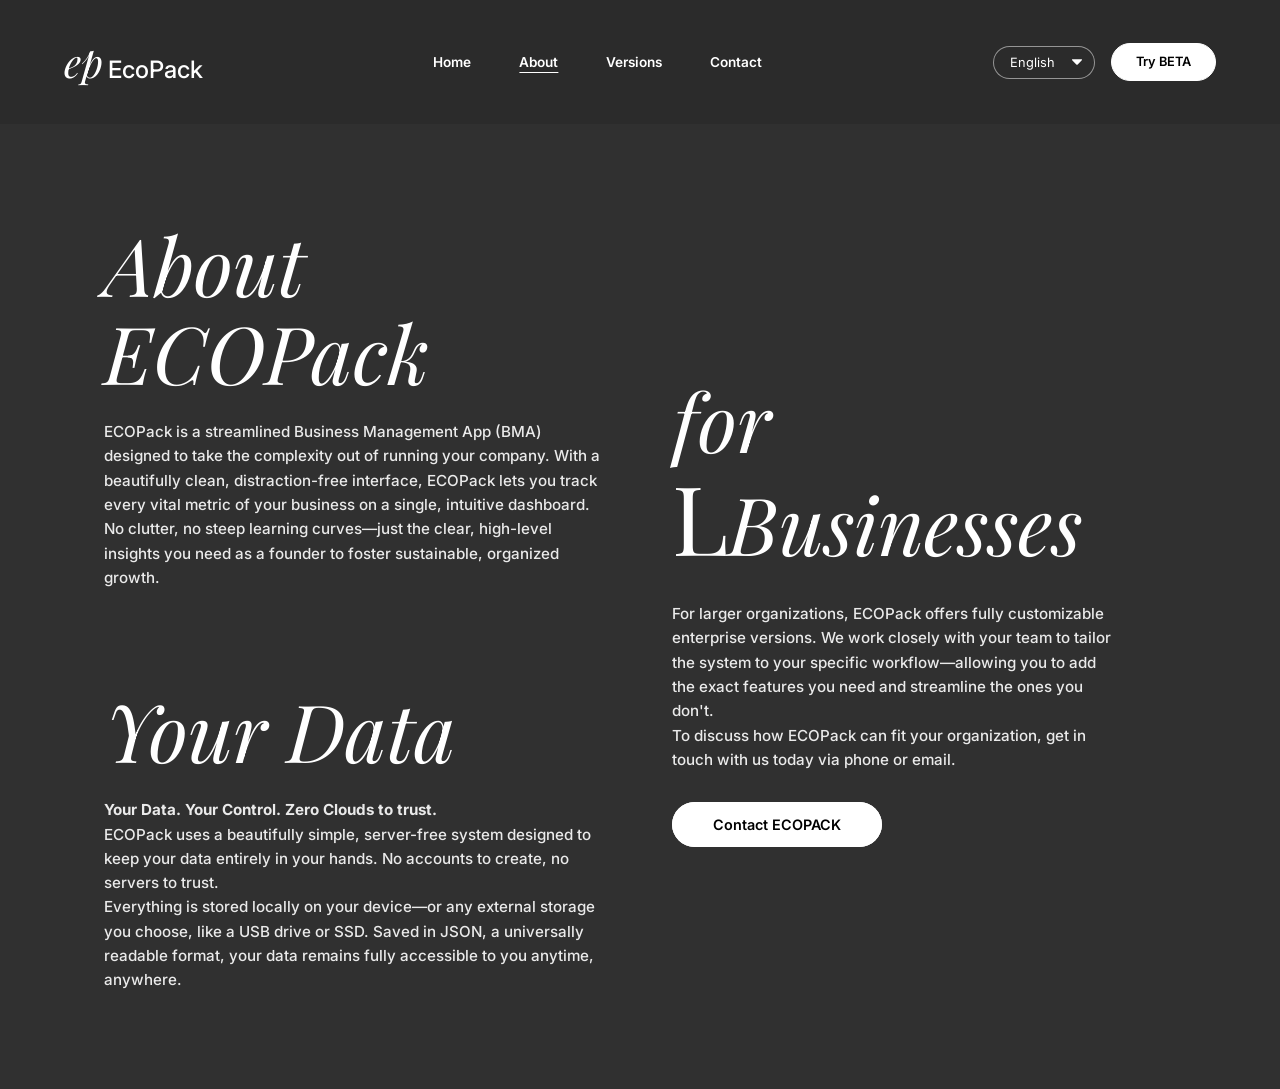
<file: about.html>
<!DOCTYPE html>
<html lang="en">
<head>
    <meta charset="UTF-8">
    <meta name="viewport" content="width=device-width, initial-scale=1.0">
    <title>ECOPACK - About</title>
    <meta name="description" content="Learn about ECOPack, a streamlined Business Management App designed for founders and businesses.">
    <link rel="icon" type="image/svg+xml" href="assets/icons/ecopackico.svg">
    <link rel="preconnect" href="https://fonts.googleapis.com">
    <link rel="preconnect" href="https://fonts.gstatic.com" crossorigin>
    <link href="https://fonts.googleapis.com/css2?family=Amiri:ital,wght@0,400;0,700;1,400;1,700&family=Cairo:wght@400;600;700&family=Inter:wght@400;500;600;700&family=Playfair+Display:ital,wght@0,400;0,700;1,400;1,600&display=swap" rel="stylesheet">
    <link rel="stylesheet" href="assets/css/style.css">
</head>
<body class="page-about">

    <!-- Navbar -->
    <nav class="page-navbar hero-stagger">
        <div class="footer-logo">
            <span class="logo-ep">ep</span><span class="logo-ecopack">EcoPack</span>
        </div>
        <div class="footer-nav">
            <a href="index.html" data-route="home" data-i18n="nav_home">Home</a>
            <a href="about.html" class="active" data-route="about" data-i18n="nav_about">About</a>
            <a href="versions.html" data-route="versions" data-i18n="nav_versions">Versions</a>
            <a href="contact.html" data-route="contact" data-i18n="nav_contact">Contact</a>
        </div>
        <div class="site-header-actions">
            <select id="lang-select" class="lang-switcher">
                <option value="en">English</option>
                <option value="fr">Français</option>
                <option value="es">Español</option>
                <option value="ar">العربية</option>
            </select>
            <a href="https://ecopack-bmas.vercel.app/" target="_blank" rel="noopener noreferrer" class="btn btn-footer-filled" style="padding: 0.5rem 1.5rem; font-size: 0.8rem;" data-i18n="btn_try_beta">Try BETA</a>
        </div>
    </nav>

    <!-- Page Content -->
    <div class="page-content">
        <section class="new-about-section page-shell">
            <div class="new-about-left">
                <div class="new-about-block">
                    <h2 class="animate-slide-left anim-d-1" data-i18n="page_about_h1"><i>About</i><br><i>ECOPack</i></h2>
                    <p class="animate-fade-up anim-d-2" data-i18n="page_about_desc">ECOPack is a streamlined Business Management App (BMA) designed to take the complexity out of running your company. With a beautifully clean, distraction-free interface, ECOPack lets you track every vital metric of your business on a single, intuitive dashboard.<br>No clutter, no steep learning curves—just the clear, high-level insights you need as a founder to foster sustainable, organized growth.</p>
                </div>
                <div class="new-about-block">
                    <h2 class="animate-slide-left anim-d-3" data-i18n="page_about_data_h"><i>Your Data</i></h2>
                    <p class="animate-fade-up anim-d-4" data-i18n="page_about_data_desc"><strong>Your Data. Your Control. Zero Clouds to trust.</strong><br>ECOPack uses a beautifully simple, server-free system designed to keep your data entirely in your hands. No accounts to create, no servers to trust.<br>Everything is stored locally on your device—or any external storage you choose, like a USB drive or SSD. Saved in JSON, a universally readable format, your data remains fully accessible to you anytime, anywhere.</p>
                </div>
            </div>
            <div class="new-about-right">
                <h2 class="animate-slide-right anim-d-2" data-i18n="page_about_biz_h"><i>for </i><span class="large-letter">L</span><i>Businesses</i></h2>
                <p class="animate-fade-up anim-d-3" data-i18n="page_about_biz_desc">For larger organizations, ECOPack offers fully customizable enterprise versions. We work closely with your team to tailor the system to your specific workflow—allowing you to add the exact features you need and streamline the ones you don't.<br>To discuss how ECOPack can fit your organization, get in touch with us today via phone or email.</p>
                <div class="animate-fade-up anim-d-4">
                    <a href="contact.html" class="btn btn-footer-filled" data-route="contact" data-i18n="btn_contact_ecopack">Contact ECOPACK</a>
                </div>
            </div>
        </section>
    </div>

    <script src="assets/js/script.js"></script>
</body>
</html>
</file>
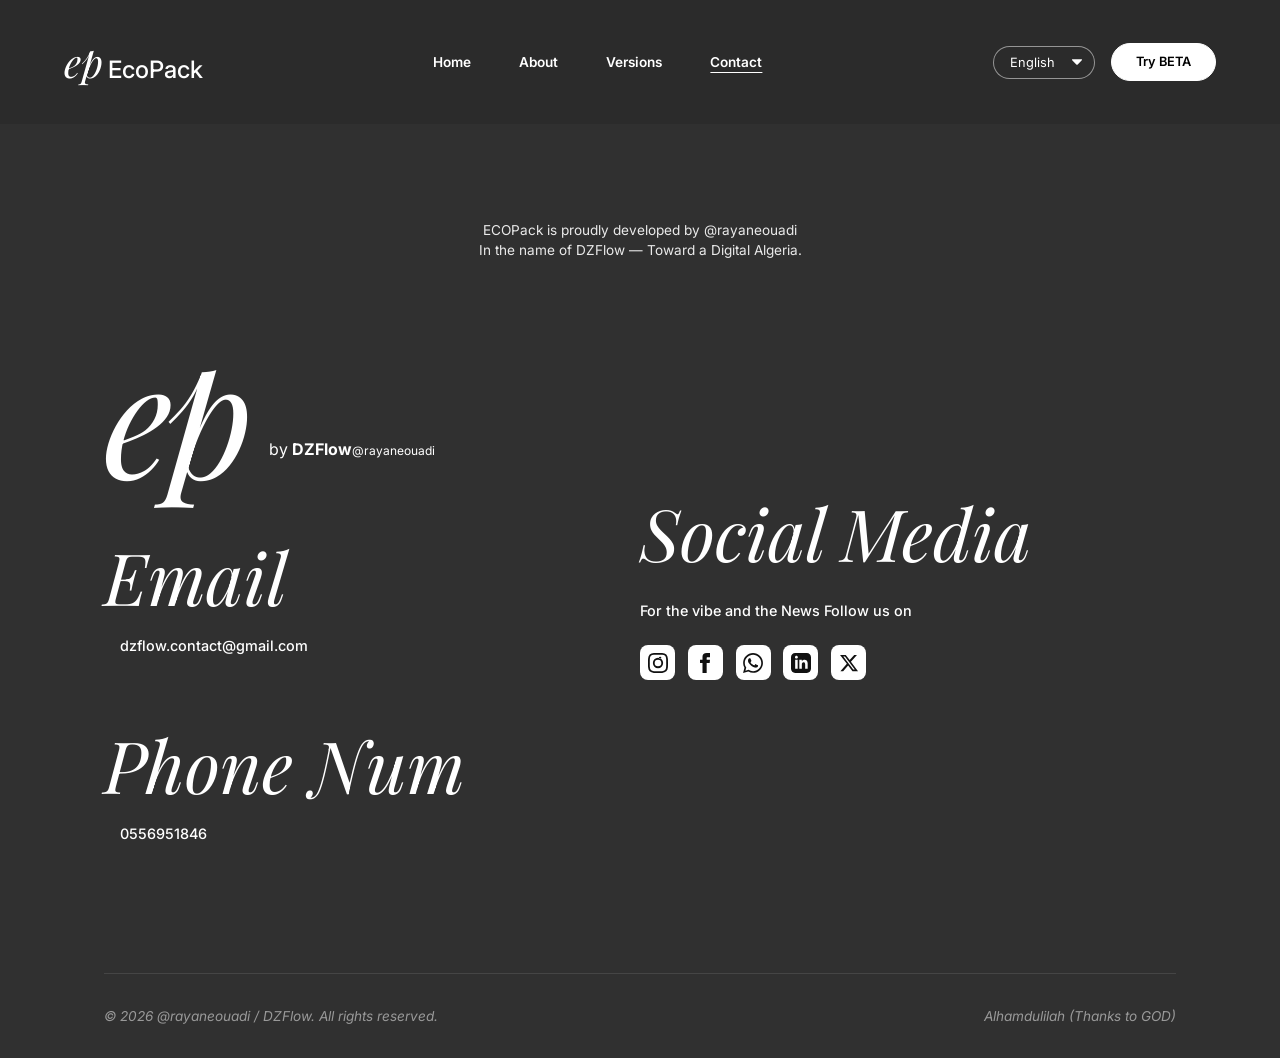
<file: contact.html>
<!DOCTYPE html>
<html lang="en">
<head>
    <meta charset="UTF-8">
    <meta name="viewport" content="width=device-width, initial-scale=1.0">
    <title>ECOPACK - Contact</title>
    <meta name="description" content="Get in touch with the ECOPack team via email, phone, or social media.">
    <link rel="icon" type="image/svg+xml" href="assets/icons/ecopackico.svg">
    <link rel="preconnect" href="https://fonts.googleapis.com">
    <link rel="preconnect" href="https://fonts.gstatic.com" crossorigin>
    <link href="https://fonts.googleapis.com/css2?family=Amiri:ital,wght@0,400;0,700;1,400;1,700&family=Cairo:wght@400;600;700&family=Inter:wght@400;500;600;700&family=Playfair+Display:ital,wght@0,400;0,700;1,400;1,600&display=swap" rel="stylesheet">
    <link rel="stylesheet" href="assets/css/style.css">
</head>
<body class="page-contact">

    <!-- Navbar -->
    <nav class="page-navbar hero-stagger">
        <div class="footer-logo">
            <span class="logo-ep">ep</span><span class="logo-ecopack">EcoPack</span>
        </div>
        <div class="footer-nav">
            <a href="index.html" data-route="home" data-i18n="nav_home">Home</a>
            <a href="about.html" data-route="about" data-i18n="nav_about">About</a>
            <a href="versions.html" data-route="versions" data-i18n="nav_versions">Versions</a>
            <a href="contact.html" class="active" data-route="contact" data-i18n="nav_contact">Contact</a>
        </div>
        <div class="site-header-actions">
            <select id="lang-select" class="lang-switcher">
                <option value="en">English</option>
                <option value="fr">Français</option>
                <option value="es">Español</option>
                <option value="ar">العربية</option>
            </select>
            <a href="https://ecopack-bmas.vercel.app/" target="_blank" rel="noopener noreferrer" class="btn btn-footer-filled" style="padding: 0.5rem 1.5rem; font-size: 0.8rem;" data-i18n="btn_try_beta">Try BETA</a>
        </div>
    </nav>

    <!-- Page Content -->
    <div class="page-content">
        <section class="new-footer-section page-shell">
            <div class="footer-top-credit animate-fade-up anim-d-1" data-i18n="page_contact_credit">
                ECOPack is proudly developed by @rayaneouadi<br>
                In the name of DZFlow — Toward a Digital Algeria.
            </div>
            <div class="footer-columns">
                <div class="footer-col-left">
                    <div class="footer-big-logo animate-slide-left anim-d-2">
                        <div class="logo-text">ep</div>
                        <div class="logo-subtext">by <strong>DZFlow</strong><span style="font-size:0.75rem;">@rayaneouadi</span></div>
                    </div>

                    <div class="contact-block animate-fade-up anim-d-3">
                        <h3 data-i18n="contact_email_h"><i>Email</i></h3>
                        <p>dzflow.contact@gmail.com</p>
                    </div>

                    <div class="contact-block animate-fade-up anim-d-4">
                        <h3 data-i18n="contact_phone_h"><i>Phone Num</i></h3>
                        <p>0556951846</p>
                    </div>
                </div>

                <div class="footer-col-right animate-slide-right anim-d-3">
                    <div style="margin-bottom: 2rem;">
                        <h3 data-i18n="contact_social_h"><i>Social Media</i></h3>
                        <p data-i18n="contact_social_sub">For the vibe and the News Follow us on</p>
                        <div class="social-icons social-icons-animated">
                            <!-- Instagram -->
                            <a href="#" class="social-icon" aria-label="Instagram">
                                <svg viewBox="0 0 24 24"><path d="M12 2.163c3.204 0 3.584.012 4.85.07 3.252.148 4.771 1.691 4.919 4.919.058 1.265.069 1.645.069 4.849 0 3.205-.012 3.584-.069 4.849-.149 3.225-1.664 4.771-4.919 4.919-1.266.058-1.644.07-4.85.07-3.204 0-3.584-.012-4.849-.07-3.26-.149-4.771-1.699-4.919-4.92-.058-1.265-.07-1.644-.07-4.849 0-3.204.013-3.583.07-4.849.149-3.227 1.664-4.771 4.919-4.919 1.266-.057 1.645-.069 4.849-.069zM12 0C8.741 0 8.333.014 7.053.072 2.695.272.273 2.69.073 7.052.014 8.333 0 8.741 0 12c0 3.259.014 3.668.072 4.948.2 4.358 2.618 6.78 6.98 6.98C8.333 23.986 8.741 24 12 24c3.259 0 3.668-.014 4.948-.072 4.354-.2 6.782-2.618 6.979-6.98.059-1.28.073-1.689.073-4.948 0-3.259-.014-3.667-.072-4.947-.196-4.354-2.617-6.78-6.979-6.98C15.668.014 15.259 0 12 0zm0 5.838a6.162 6.162 0 100 12.324 6.162 6.162 0 000-12.324zM12 16a4 4 0 110-8 4 4 0 010 8zm3.98-10.181a1.44 1.44 0 11-2.88 0 1.44 1.44 0 012.88 0z"/></svg>
                            </a>
                            <!-- Facebook -->
                            <a href="#" class="social-icon" aria-label="Facebook">
                                <svg viewBox="0 0 24 24"><path d="M9 8h-3v4h3v12h5v-12h3.642l.358-4h-4v-1.667c0-.955.192-1.333 1.115-1.333h2.885v-5h-3.808c-3.596 0-5.192 1.583-5.192 4.615v3.385z"/></svg>
                            </a>
                            <!-- WhatsApp -->
                            <a href="#" class="social-icon" aria-label="WhatsApp">
                                <svg viewBox="0 0 24 24"><path d="M.057 24l1.687-6.163c-1.041-1.804-1.588-3.849-1.587-5.946.003-6.556 5.338-11.891 11.893-11.891 3.181.001 6.167 1.24 8.413 3.488 2.245 2.248 3.481 5.236 3.48 8.414-.003 6.557-5.338 11.892-11.893 11.892-1.99-.001-3.951-.5-5.688-1.448l-6.305 1.654zm6.597-3.807c1.676.995 3.276 1.591 5.392 1.592 5.448 0 9.886-4.434 9.889-9.885.002-5.462-4.415-9.89-9.881-9.892-5.452 0-9.887 4.434-9.889 9.884-.001 2.225.651 3.891 1.746 5.634l-.999 3.648 3.742-.981zm11.387-5.464c-.074-.124-.272-.198-.57-.347-.297-.149-1.758-.868-2.031-.967-.272-.099-.47-.149-.669.149-.198.297-.768.967-.941 1.165-.173.198-.347.223-.644.074-.297-.149-1.255-.462-2.39-1.475-.88-.788-1.48-1.761-1.653-2.059-.173-.297-.018-.458.13-.606.134-.133.297-.347.446-.521.151-.172.2-.296.3-.495.099-.198.05-.372-.025-.521-.075-.148-.669-1.611-.916-2.206-.242-.579-.487-.501-.669-.51l-.57-.01c-.198 0-.52.074-.792.347-.272.271-1.04 1.016-1.04 2.476 0 1.46 1.065 2.873 1.213 3.071.149.198 2.095 3.2 5.076 4.487.709.306 1.263.489 1.694.626.712.226 1.36.194 1.872.118.571-.085 1.758-.719 2.006-1.413.248-.695.248-1.29.173-1.414z"/></svg>
                            </a>
                            <!-- LinkedIn -->
                            <a href="#" class="social-icon" aria-label="LinkedIn">
                                <svg viewBox="0 0 24 24"><path d="M19 0h-14c-2.761 0-5 2.239-5 5v14c0 2.761 2.239 5 5 5h14c2.762 0 5-2.239 5-5v-14c0-2.761-2.238-5-5-5zm-11 19h-3v-11h3v11zm-1.5-12.268c-.966 0-1.75-.79-1.75-1.764s.784-1.764 1.75-1.764 1.75.79 1.75 1.764-.783 1.764-1.75 1.764zm13.5 12.268h-3v-5.604c0-3.368-4-3.113-4 0v5.604h-3v-11h3v1.765c1.396-2.586 7-2.777 7 2.476v6.759z"/></svg>
                            </a>
                            <!-- X / Twitter -->
                            <a href="#" class="social-icon" aria-label="X">
                                <svg viewBox="0 0 24 24"><path d="M18.244 2.25h3.308l-7.227 8.26 8.502 11.24H16.17l-5.214-6.817L4.99 21.75H1.68l7.73-8.835L1.254 2.25H8.08l4.713 6.231zm-1.161 17.52h1.833L7.084 4.126H5.117z"/></svg>
                            </a>
                        </div>
                    </div>
                </div>
            </div>
            <div class="footer-bottom-bar animate-fade-up anim-d-5">
                <span data-i18n="contact_copyright">© 2026 @rayaneouadi / DZFlow. All rights reserved.</span>
                <span data-i18n="contact_thanks">Alhamdulilah (Thanks to GOD)</span>
            </div>
        </section>
    </div>

    <script src="assets/js/script.js"></script>
</body>
</html>
</file>
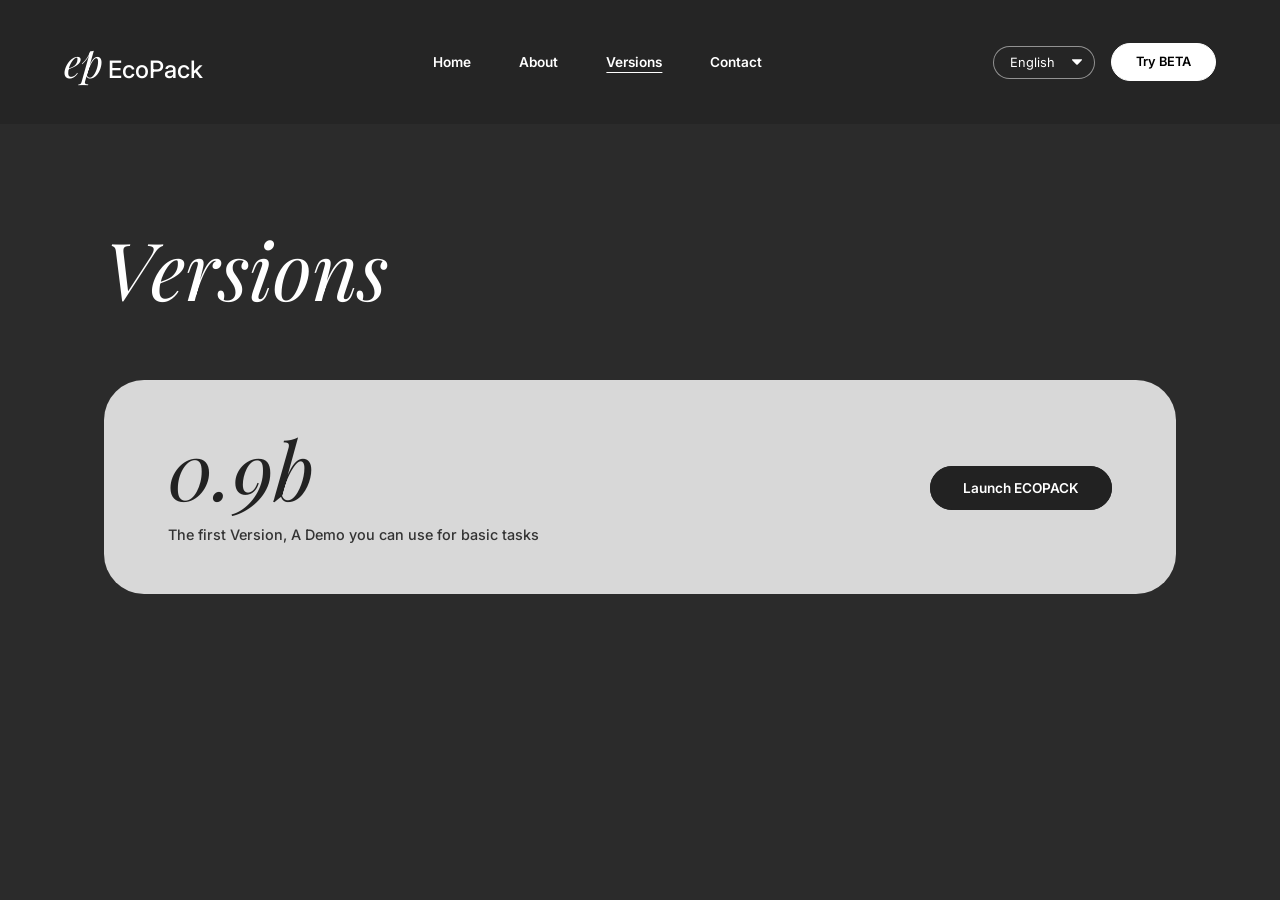
<file: versions.html>
<!DOCTYPE html>
<html lang="en">
<head>
    <meta charset="UTF-8">
    <meta name="viewport" content="width=device-width, initial-scale=1.0">
    <title>ECOPACK - Versions</title>
    <meta name="description" content="Explore all versions of ECOPack, the streamlined Business Management App.">
    <link rel="icon" type="image/svg+xml" href="assets/icons/ecopackico.svg">
    <link rel="preconnect" href="https://fonts.googleapis.com">
    <link rel="preconnect" href="https://fonts.gstatic.com" crossorigin>
    <link href="https://fonts.googleapis.com/css2?family=Amiri:ital,wght@0,400;0,700;1,400;1,700&family=Cairo:wght@400;600;700&family=Inter:wght@400;500;600;700&family=Playfair+Display:ital,wght@0,400;0,700;1,400;1,600&display=swap" rel="stylesheet">
    <link rel="stylesheet" href="assets/css/style.css">
</head>
<body class="page-versions">

    <!-- Navbar -->
    <nav class="page-navbar hero-stagger">
        <div class="footer-logo">
            <span class="logo-ep">ep</span><span class="logo-ecopack">EcoPack</span>
        </div>
        <div class="footer-nav">
            <a href="index.html" data-route="home" data-i18n="nav_home">Home</a>
            <a href="about.html" data-route="about" data-i18n="nav_about">About</a>
            <a href="versions.html" class="active" data-route="versions" data-i18n="nav_versions">Versions</a>
            <a href="contact.html" data-route="contact" data-i18n="nav_contact">Contact</a>
        </div>
        <div class="site-header-actions">
            <select id="lang-select" class="lang-switcher">
                <option value="en">English</option>
                <option value="fr">Français</option>
                <option value="es">Español</option>
                <option value="ar">العربية</option>
            </select>
            <a href="https://ecopack-bmas.vercel.app/" target="_blank" rel="noopener noreferrer" class="btn btn-footer-filled" style="padding: 0.5rem 1.5rem; font-size: 0.8rem;" data-i18n="btn_try_beta">Try BETA</a>
        </div>
    </nav>

    <!-- Page Content -->
    <div class="page-content">
        <section class="new-versions-section page-shell">
            <h2 class="animate-slide-left anim-d-1" data-i18n="page_versions_h"><i>Versions</i></h2>
            <div class="version-card animate-scale-up anim-d-3">
                <div class="version-info">
                    <h3 class="animate-fade-up anim-d-4" data-i18n="version_09b_name"><i>0.9b</i></h3>
                    <p class="animate-fade-up anim-d-5" data-i18n="version_09b_desc">The first Version, A Demo you can use for basic tasks</p>
                </div>
                <div class="version-action animate-fade-up anim-d-5">
                    <a href="https://ecopack-bmas.vercel.app/" target="_blank" rel="noopener noreferrer" class="btn btn-filled" style="background:#222;color:#fff;border-color:#222;" data-i18n="btn_launch">Launch ECOPACK</a>
                </div>
            </div>
        </section>
    </div>

    <script src="assets/js/script.js"></script>
</body>
</html>
</file>
<file: assets/css/style.css>
/* Global Styles */
* {
    margin: 0;
    padding: 0;
    box-sizing: border-box;
    text-decoration: none;
}

::selection {
  background-color: #222; /* Changes highlight background */
  color: #ffffff;            /* Changes highlighted text color */
}

/* Optional: Older Firefox browser support */
::-moz-selection {
  background-color: #222;
  color: #ffffff;
}

/* Styles text selection only inside a specific class */
.custom-area::selection {
  background-color: #222;
  color: #ffffff;
}

body {
    font-family: 'Inter', sans-serif;
    color: #111;
    background-color: #fff;
    line-height: 1.5;
    overflow-x: hidden;
}

body.page-about,
body.page-contact,
body.page-versions {
    min-height: 100vh;
    color: #fff;
}

body.page-about,
body.page-contact {
    background-color: #303030;
}

body.page-versions {
    background-color: #2b2b2b;
}

img {
    max-width: 100%;
    display: block;
}

video {
    display: block;
}

a {
    color: inherit;
}

/* Typography */
h1, h2, h3 {
    line-height: 1.2;
}

/* Hero Section */
.hero {
    display: flex;
    min-height: 100vh;
    width: 100%;
}

.hero-left {
    flex: 1;
    display: flex;
    align-items: center;
    justify-content: center;
    padding: 4rem;
    background-color: #ffffff;
}

.hero-content {
    max-width: 500px;
    width: 100%;
}

.logo-container {
    display: flex;
    align-items: flex-end;
    margin-bottom: 4rem;
}

.logo-text {
    font-family: 'Playfair Display', serif;
    font-style: italic;
    font-size: 8rem;
    line-height: 0.8;
    letter-spacing: -0.05em;
    color: #222;
}

.logo-subtext {
    font-size: 0.85rem;
    margin-left: 0.5rem;
    padding-bottom: 0.5rem;
    color: #000;
}

.logo-subtext span {
    font-size: 0.75rem;
    font-weight: normal;
}

.main-nav {
    display: flex;
    gap: 2.5rem;
    margin-bottom: 3rem;
}

.main-nav a {
    text-decoration: none;
    color: #000;
    font-weight: 700;
    font-size: 0.95rem;
    transition: opacity 0.2s ease;
}

.main-nav a:hover {
    opacity: 0.7;
}

.main-nav a.active,
.main-nav a[aria-current="page"] {
    opacity: 1;
    text-decoration: underline;
    text-underline-offset: 5px;
}

.cta-container {
    display: flex;
    gap: 1rem;
}

.btn {
    padding: 0.8rem 2rem;
    border-radius: 50px;
    font-family: 'Inter', sans-serif;
    font-size: 0.85rem;
    font-weight: 600;
    cursor: pointer;
    transition: all 0.3s ease;
}

.btn-outline {
    background: transparent;
    border: 1px solid #000;
    color: #000;
}

.btn-outline:hover {
    background: #f0f0f0;
}

.btn-filled {
    background: #252525;
    border: 1px solid #252525;
    color: #fff;
}

.btn-filled:hover {
    background: #000;
}

.hero-right {
    flex: 1;
    position: relative;
    background-color: #f5f5f5; /* Fallback */
    overflow: hidden;
}

.hero-image-placeholder {
    width: 100%;
    height: 100%;
}

.hero-image-placeholder img {
    width: 100%;
    height: 100%;
    object-fit: cover;
    object-position: center left;
}

/* About Section */
.about {
    padding: 8rem 2rem;
    background-color: #fff;
    min-height: 100vh;
    display: flex;
    align-items: center;
}

.container {
    max-width: 1200px;
    margin: 0 auto;
    width: 100%;
}

.about-grid {
    display: grid;
    grid-template-columns: 1fr 1fr;
    gap: 4rem;
    align-items: center;
}

.about-text h2 {
    font-family: 'Playfair Display', serif;
    font-size: 5.5rem;
    color: #333;
    margin-bottom: 2rem;
    letter-spacing: -0.02em;
    font-weight: 400;
}

.about-text h2 i {
    font-style: italic;
}

.desc-content {
    max-width: 480px;
}

.desc-content p {
    font-size: 0.95rem;
    font-weight: 500;
    color: #222;
    margin-bottom: 1.5rem;
    line-height: 1.6;
}

.about-image img {
    width: 100%;
    height: auto;
}

/* Features Section */
.features {
    background-color: #303030;
    min-height: 100vh;
    display: flex;
    align-items: center;
    justify-content: center;
    padding: 4rem 2rem;
}

.features-container {
    display: flex;
    gap: 4rem;
    justify-content: center;
    flex-wrap: wrap;
}

.feature-item {
    display: flex;
    flex-direction: column;
    align-items: center;
    text-align: center;
    gap: 2rem;
}

.feature-card {
    background-color: #ffffff;
    width: 280px;
    height: 280px;
    border-radius: 2.5rem;
    display: flex;
    align-items: center;
    justify-content: center;
    box-shadow: 0 10px 30px rgba(0,0,0,0.1);
    transition: transform 0.3s ease;
}

.feature-card:hover {
    transform: translateY(-5px);
}

.feature-item h3 {
    font-family: 'Playfair Display', serif;
    font-style: italic;
    color: #ffffff;
    font-size: 1.4rem;
    font-weight: 400;
    line-height: 1.3;
}

/* Responsive adjustments */
@media (max-width: 992px) {
    .hero {
        flex-direction: column;
    }
    
    .hero-left, .hero-right {
        width: 100%;
        min-height: 50vh;
    }
    
    .about-grid {
        grid-template-columns: 1fr;
    }
    
    .about-text h2 {
        font-size: 4rem;
    }
}

@media (max-width: 768px) {
    .logo-text {
        font-size: 6rem;
    }
    
    .main-nav {
        flex-wrap: wrap;
        gap: 1.5rem;
    }
    
    .features-container {
        gap: 2rem;
    }
}

/* Footer Section */
.footer-cta {
    position: relative;
    min-height: 80vh;
    display: flex;
    flex-direction: column;
    padding: 3rem 4rem;
    background-color: #2b2b2b; /* Dark fallback */
    background-image: url('https://images.unsplash.com/photo-1498050108023-c5249f4df085?q=80&w=2672&auto=format&fit=crop');
    background-size: cover;
    background-position: center;
    color: #fff;
    overflow: hidden;
}

.footer-overlay {
    position: absolute;
    top: 0;
    left: 0;
    right: 0;
    bottom: 0;
    background-color: rgba(30, 30, 30, 0.85); /* Dark tint */
    z-index: 1;
}

.footer-header {
    position: relative;
    z-index: 2;
    display: flex;
    justify-content: space-between;
    align-items: center;
    margin-bottom: auto;
}

.footer-logo {
    display: flex;
    align-items: baseline;
    font-size: 1.5rem;
}

.logo-ep {
    font-family: 'Playfair Display', serif;
    font-style: italic;
    font-size: 2.5rem;
    margin-right: 0.3rem;
}

.logo-ecopack {
    font-weight: 500;
}

.footer-nav {
    display: flex;
    gap: 3rem;
    font-size: 0.85rem;
    font-weight: 600;
}

.footer-nav a {
    color: #fff;
    text-decoration: none;
    transition: opacity 0.3s;
}

.footer-nav a:hover {
    opacity: 0.7;
}

.footer-nav a.active,
.footer-nav a[aria-current="page"] {
    opacity: 1;
    text-decoration: underline;
    text-underline-offset: 5px;
}

.btn-footer-outline {
    background: transparent;
    border: 1px solid #fff;
    color: #fff;
    border-radius: 50px;
    padding: 0.6rem 1.8rem;
    font-size: 0.85rem;
    cursor: pointer;
    font-weight: 600;
    transition: background 0.3s, color 0.3s;
}

.btn-footer-outline:hover {
    background: #fff;
    color: #000;
}

.footer-content {
    position: relative;
    z-index: 2;
    text-align: center;
    margin-bottom: auto;
    display: flex;
    flex-direction: column;
    align-items: center;
}

.footer-content h2 {
    font-family: 'Playfair Display', serif;
    font-style: italic;
    font-size: 5rem;
    margin-bottom: 3rem;
    font-weight: 400;
}

.footer-buttons {
    display: flex;
    gap: 1.5rem;
    justify-content: center;
}

.btn-footer-outline-center {
    background: transparent;
    border: 1px solid #fff;
    color: #fff;
    border-radius: 50px;
    padding: 0.8rem 2.5rem;
    font-size: 0.9rem;
    cursor: pointer;
    font-weight: 600;
    transition: all 0.3s;
}

.btn-footer-outline-center:hover {
    background: #fff;
    color: #000;
}

.btn-footer-filled {
    background: #fff;
    border: 1px solid #fff;
    color: #000;
    border-radius: 50px;
    padding: 0.8rem 2.5rem;
    font-size: 0.9rem;
    cursor: pointer;
    font-weight: 600;
    transition: all 0.3s;
}

.btn-footer-filled:hover {
    background: #e0e0e0;
}

/* Enhancing Hover Effects */
.btn {
    position: relative;
    overflow: hidden;
    transition: transform 0.3s cubic-bezier(0.175, 0.885, 0.32, 1.275), background 0.3s, color 0.3s;
}

.btn:hover {
    transform: scale(1.05);
}

.feature-card {
    transition: transform 0.4s cubic-bezier(0.175, 0.885, 0.32, 1.275), box-shadow 0.4s ease;
}

.feature-card:hover {
    transform: translateY(-12px) scale(1.03);
    box-shadow: 0 20px 40px rgba(0,0,0,0.15);
}

.logo-ep {
    transition: transform 0.4s cubic-bezier(0.175, 0.885, 0.32, 1.275);
    display: inline-block;
}

.footer-logo:hover .logo-ep, .logo-container:hover .logo-text {
    transform: rotate(-5deg) scale(1.05);
}

.main-nav a, .footer-nav a {
    position: relative;
}

.main-nav a::after, .footer-nav a::after {
    content: '';
    position: absolute;
    width: 0;
    height: 2px;
    bottom: -4px;
    left: 0;
    background-color: currentColor;
    transition: width 0.3s ease;
}

.main-nav a:hover::after, .footer-nav a:hover::after {
    width: 100%;
}

/* Hero Load Animations */
@keyframes fadeInUp {
    from {
        opacity: 0;
        transform: translateY(20px);
    }
    to {
        opacity: 1;
        transform: translateY(0);
    }
}

.hero-stagger {
    opacity: 0;
    animation: fadeInUp 0.8s cubic-bezier(0.2, 0.8, 0.2, 1) forwards;
}

.logo-container.hero-stagger { animation-delay: 0.1s; }
.main-nav.hero-stagger { animation-delay: 0.3s; }
.cta-container.hero-stagger { animation-delay: 0.5s; }

/* Floating Image Animation */
.hero-img-float {
    animation: floatImage 6s ease-in-out infinite;
}

@keyframes floatImage {
    0% { transform: translateY(0px); }
    50% { transform: translateY(-15px); }
    100% { transform: translateY(0px); }
}

/* Footer Background Pan */
.footer-cta {
    background-image: url('../images/Background.png');
    background-size: cover;
    background-position: center;
    background-repeat: no-repeat;
    animation: panBackground 25s linear infinite alternate;
}

@keyframes panBackground {
    from { background-position: 0% 50%; }
    to { background-position: 100% 50%; }
}

/* Scroll Animations */
.slide-in-left {
    opacity: 0;
    transform: translateX(-50px);
    transition: opacity 1s cubic-bezier(0.2, 0.8, 0.2, 1), transform 1s cubic-bezier(0.2, 0.8, 0.2, 1);
}

.slide-in-right {
    opacity: 0;
    transform: translateX(50px);
    transition: opacity 1s cubic-bezier(0.2, 0.8, 0.2, 1), transform 1s cubic-bezier(0.2, 0.8, 0.2, 1);
}

.fade-up {
    opacity: 0;
    transform: translateY(40px);
    transition: opacity 1s cubic-bezier(0.2, 0.8, 0.2, 1), transform 1s cubic-bezier(0.2, 0.8, 0.2, 1);
}

.delay-1 { transition-delay: 0.2s; }
.delay-2 { transition-delay: 0.4s; }

.slide-in-left.appear,
.slide-in-right.appear,
.fade-up.appear {
    opacity: 1;
    transform: translate(0);
}

/* Language Switcher */
.lang-switcher {
    background: transparent;
    color: #fff;
    border: 1px solid rgba(255, 255, 255, 0.5);
    padding: 0.5rem 1rem;
    border-radius: 50px;
    font-size: 0.8rem;
    font-family: 'Inter', sans-serif;
    cursor: pointer;
    outline: none;
    transition: all 0.3s ease;
    appearance: none;
    -webkit-appearance: none;
    background-image: url("data:image/svg+xml;charset=US-ASCII,%3Csvg%20xmlns%3D%22http%3A%2F%2Fwww.w3.org%2F2000%2Fsvg%22%20width%3D%22292.4%22%20height%3D%22292.4%22%3E%3Cpath%20fill%3D%22%23FFFFFF%22%20d%3D%22M287%2069.4a17.6%2017.6%200%200%200-13-5.4H18.4c-5%200-9.3%201.8-12.9%205.4A17.6%2017.6%200%200%200%200%2082.2c0%205%201.8%209.3%205.4%2012.9l128%20127.9c3.6%203.6%207.8%205.4%2012.8%205.4s9.2-1.8%2012.8-5.4L287%2095c3.5-3.5%205.4-7.8%205.4-12.8%200-5-1.9-9.2-5.5-12.8z%22%2F%3E%3C%2Fsvg%3E");
    background-repeat: no-repeat;
    background-position: right 0.7rem top 50%;
    background-size: 0.65rem auto;
    padding-right: 2rem;
}

.lang-switcher:hover {
    border-color: #fff;
    background-color: rgba(255, 255, 255, 0.1);
}

.lang-switcher option {
    background: #2b2b2b;
    color: #fff;
}

.site-header-actions {
    display: flex;
    gap: 1rem;
    align-items: center;
}

.page-navbar {
    position: relative;
    z-index: 10;
    display: flex;
    justify-content: space-between;
    align-items: center;
    gap: 2rem;
    padding: 2rem 4rem;
    color: #fff;
}

.page-about .page-navbar,
.page-contact .page-navbar {
    background-color: #2b2b2b;
}

.page-versions .page-navbar {
    background-color: #252525;
}

.page-content {
    flex: 1;
    display: flex;
    align-items: center;
}

.page-shell {
    width: 100%;
    max-width: 1200px;
    margin: auto;
}

/* RTL Support */
html[dir="rtl"] {
    text-align: right;
}

html[dir="rtl"] .slide-in-left {
    transform: translateX(50px);
}

html[dir="rtl"] .slide-in-right {
    transform: translateX(-50px);
}

html[dir="rtl"] .lang-switcher {
    background-position: left 0.7rem top 50%;
    padding-left: 2rem;
    padding-right: 1rem;
    font-family: 'Cairo', sans-serif;
}

/* Beautiful Arabic Typography */
html[dir="rtl"] body {
    font-family: 'Cairo', sans-serif;
}

html[dir="rtl"] h2, 
html[dir="rtl"] h3, 
html[dir="rtl"] .logo-ep,
html[dir="rtl"] .feature-item h3 {
    font-family: 'Amiri', serif;
}

html[dir="rtl"] .desc-content {
    margin-right: 0 !important;
    margin-left: auto !important;
    padding-left: 2rem !important; /* Force a left margin so it doesn't attach to the left */
    text-align: right !important;
}

html[dir="rtl"] .desc-content p {
    font-size: 1.05rem; /* Arabic usually needs a slight size bump for readability */
    line-height: 1.8;
    text-align: right !important;
}

html[dir="rtl"] .about-text h2 {
    line-height: 1.4;
    text-align: right !important;
}

html[dir="rtl"] .footer-content h2 {
    font-size: 5rem;
    line-height: 1.3;
}

html[dir="rtl"] .btn {
    font-family: 'Cairo', sans-serif;
    font-size: 0.9rem;
}

@media (max-width: 992px) {
    .footer-header {
        flex-direction: column;
        gap: 2rem;
    }
    
    .footer-content h2 {
        font-size: 4rem;
    }
}

/* --- New Sections Styling --- */
.new-about-section {
    background-color: #303030;
    color: #fff;
    padding: 6rem 4rem;
    display: flex;
    justify-content: space-between;
    gap: 4rem;
}

.new-about-left {
    flex: 1;
    display: flex;
    flex-direction: column;
    gap: 6rem;
}

.new-about-block h2 {
    font-family: 'Playfair Display', serif;
    font-style: italic;
    font-size: 5rem;
    font-weight: 400;
    line-height: 1.1;
    margin-bottom: 1.5rem;
}

.new-about-block p {
    font-family: 'Inter', sans-serif;
    font-size: 0.95rem;
    line-height: 1.6;
    max-width: 500px;
    font-weight: 500;
    color: #eaeaea;
}

.new-about-right {
    flex: 1;
    display: flex;
    flex-direction: column;
    justify-content: center;
}

.new-about-right h2 {
    font-family: 'Playfair Display', serif;
    font-style: italic;
    font-size: 5rem;
    font-weight: 400;
    margin-bottom: 2rem;
    line-height: 1.1;
}

.new-about-right h2 .large-letter {
    font-style: normal;
    font-size: 1.2em;
}

.new-about-right p {
    font-family: 'Inter', sans-serif;
    font-size: 0.95rem;
    line-height: 1.6;
    max-width: 450px;
    margin-bottom: 2.5rem;
    font-weight: 500;
    color: #eaeaea;
}

.new-versions-section {
    background-color: #2b2b2b;
    padding: 6rem 4rem;
    color: #fff;
}

.new-versions-section > h2 {
    font-family: 'Playfair Display', serif;
    font-style: italic;
    font-size: 5rem;
    font-weight: 400;
    margin-bottom: 4rem;
}

.version-card {
    background-color: #d8d8d8;
    color: #111;
    border-radius: 2.5rem;
    padding: 3rem 4rem;
    display: flex;
    justify-content: space-between;
    align-items: center;
}

.version-info h3 {
    font-family: 'Playfair Display', serif;
    font-style: italic;
    font-size: 5rem;
    font-weight: 400;
    line-height: 1;
    margin-bottom: 1rem;
    color: #222;
}

.version-info p {
    font-family: 'Inter', sans-serif;
    font-size: 0.9rem;
    font-weight: 500;
    color: #333;
}

.new-footer-section {
    background-color: #303030;
    color: #fff;
    padding: 6rem 4rem 2rem 4rem;
    display: flex;
    flex-direction: column;
}

.footer-top-credit {
    text-align: center;
    font-family: 'Inter', sans-serif;
    font-size: 0.85rem;
    margin-bottom: 6rem;
    color: #eaeaea;
}

.footer-columns {
    display: flex;
    justify-content: space-between;
    margin-bottom: 8rem;
}

.footer-col-left {
    flex: 1;
    display: flex;
    flex-direction: column;
    gap: 4rem;
}

.footer-big-logo {
    display: flex;
    align-items: flex-end;
}

.footer-big-logo .logo-text {
    font-family: 'Playfair Display', serif;
    font-style: italic;
    color: #fff;
    font-size: 10rem;
    line-height: 0.7;
    letter-spacing: -0.05em;
    margin-right: 1rem;
}

.footer-big-logo .logo-subtext {
    color: #fff;
    font-family: 'Inter', sans-serif;
    font-size: 1rem;
    padding-bottom: 0.5rem;
}

.contact-block h3 {
    font-family: 'Playfair Display', serif;
    font-style: italic;
    font-size: 4.5rem;
    font-weight: 400;
    margin-bottom: 1rem;
}

.contact-block p {
    font-family: 'Inter', sans-serif;
    font-size: 0.9rem;
    font-weight: 500;
    margin-left: 1rem;
}

.footer-col-right {
    flex: 1;
    display: flex;
    flex-direction: column;
    justify-content: center;
}

.footer-col-right h3 {
    font-family: 'Playfair Display', serif;
    font-style: italic;
    font-size: 4.5rem;
    font-weight: 400;
    margin-bottom: 1.5rem;
}

.footer-col-right p {
    font-family: 'Inter', sans-serif;
    font-size: 0.9rem;
    font-weight: 500;
    margin-bottom: 1.5rem;
}

.social-icons {
    display: flex;
    gap: 0.8rem;
}

.social-icon {
    width: 35px;
    height: 35px;
    background-color: #fff;
    color: #111;
    border-radius: 0.5rem;
    display: flex;
    justify-content: center;
    align-items: center;
    text-decoration: none;
    transition: transform 0.3s;
}

.social-icon:hover {
    transform: translateY(-3px);
}

.social-icon svg {
    width: 20px;
    height: 20px;
    fill: currentColor;
}

.footer-bottom-bar {
    display: flex;
    justify-content: space-between;
    font-family: 'Inter', sans-serif;
    font-style: italic;
    font-size: 0.85rem;
    color: #999;
    padding-top: 2rem;
    border-top: 1px solid rgba(255,255,255,0.1);
}

@media (max-width: 992px) {
    .new-about-section, .footer-columns {
        flex-direction: column;
        gap: 4rem;
    }
    
    .version-card {
        flex-direction: column;
        align-items: flex-start;
        gap: 2rem;
    }
}

/* --- New Pages Load Animations --- */
.animate-fade-up {
    opacity: 0;
    animation: fadeInUp 0.8s cubic-bezier(0.2, 0.8, 0.2, 1) forwards;
}

.animate-slide-left {
    opacity: 0;
    animation: slideInLeftAnim 0.8s cubic-bezier(0.2, 0.8, 0.2, 1) forwards;
}

@keyframes slideInLeftAnim {
    from { opacity: 0; transform: translateX(-50px); }
    to { opacity: 1; transform: translateX(0); }
}

.animate-slide-right {
    opacity: 0;
    animation: slideInRightAnim 0.8s cubic-bezier(0.2, 0.8, 0.2, 1) forwards;
}

@keyframes slideInRightAnim {
    from { opacity: 0; transform: translateX(50px); }
    to { opacity: 1; transform: translateX(0); }
}

.anim-d-1 { animation-delay: 0.1s; }
.anim-d-2 { animation-delay: 0.2s; }
.anim-d-3 { animation-delay: 0.3s; }
.anim-d-4 { animation-delay: 0.4s; }
.anim-d-5 { animation-delay: 0.5s; }

/* Stagger social icons */
.social-icons-animated .social-icon {
    opacity: 0;
    animation: fadeInUp 0.5s cubic-bezier(0.2, 0.8, 0.2, 1) forwards;
}
.social-icons-animated .social-icon:nth-child(1) { animation-delay: 0.6s; }
.social-icons-animated .social-icon:nth-child(2) { animation-delay: 0.7s; }
.social-icons-animated .social-icon:nth-child(3) { animation-delay: 0.8s; }
.social-icons-animated .social-icon:nth-child(4) { animation-delay: 0.9s; }
.social-icons-animated .social-icon:nth-child(5) { animation-delay: 1.0s; }

/* Scale up for cards */
.animate-scale-up {
    opacity: 0;
    animation: scaleUpAnim 0.8s cubic-bezier(0.175, 0.885, 0.32, 1.275) forwards;
}

@keyframes scaleUpAnim {
    from { opacity: 0; transform: scale(0.9); }
    to { opacity: 1; transform: scale(1); }
}

@media (max-width: 992px) {
    .page-navbar {
        flex-direction: column;
        padding: 2rem;
    }

    .page-content {
        align-items: stretch;
    }
}

@media (max-width: 768px) {
    .page-navbar .footer-nav,
    .site-header-actions {
        flex-wrap: wrap;
        justify-content: center;
    }
}
</file>
